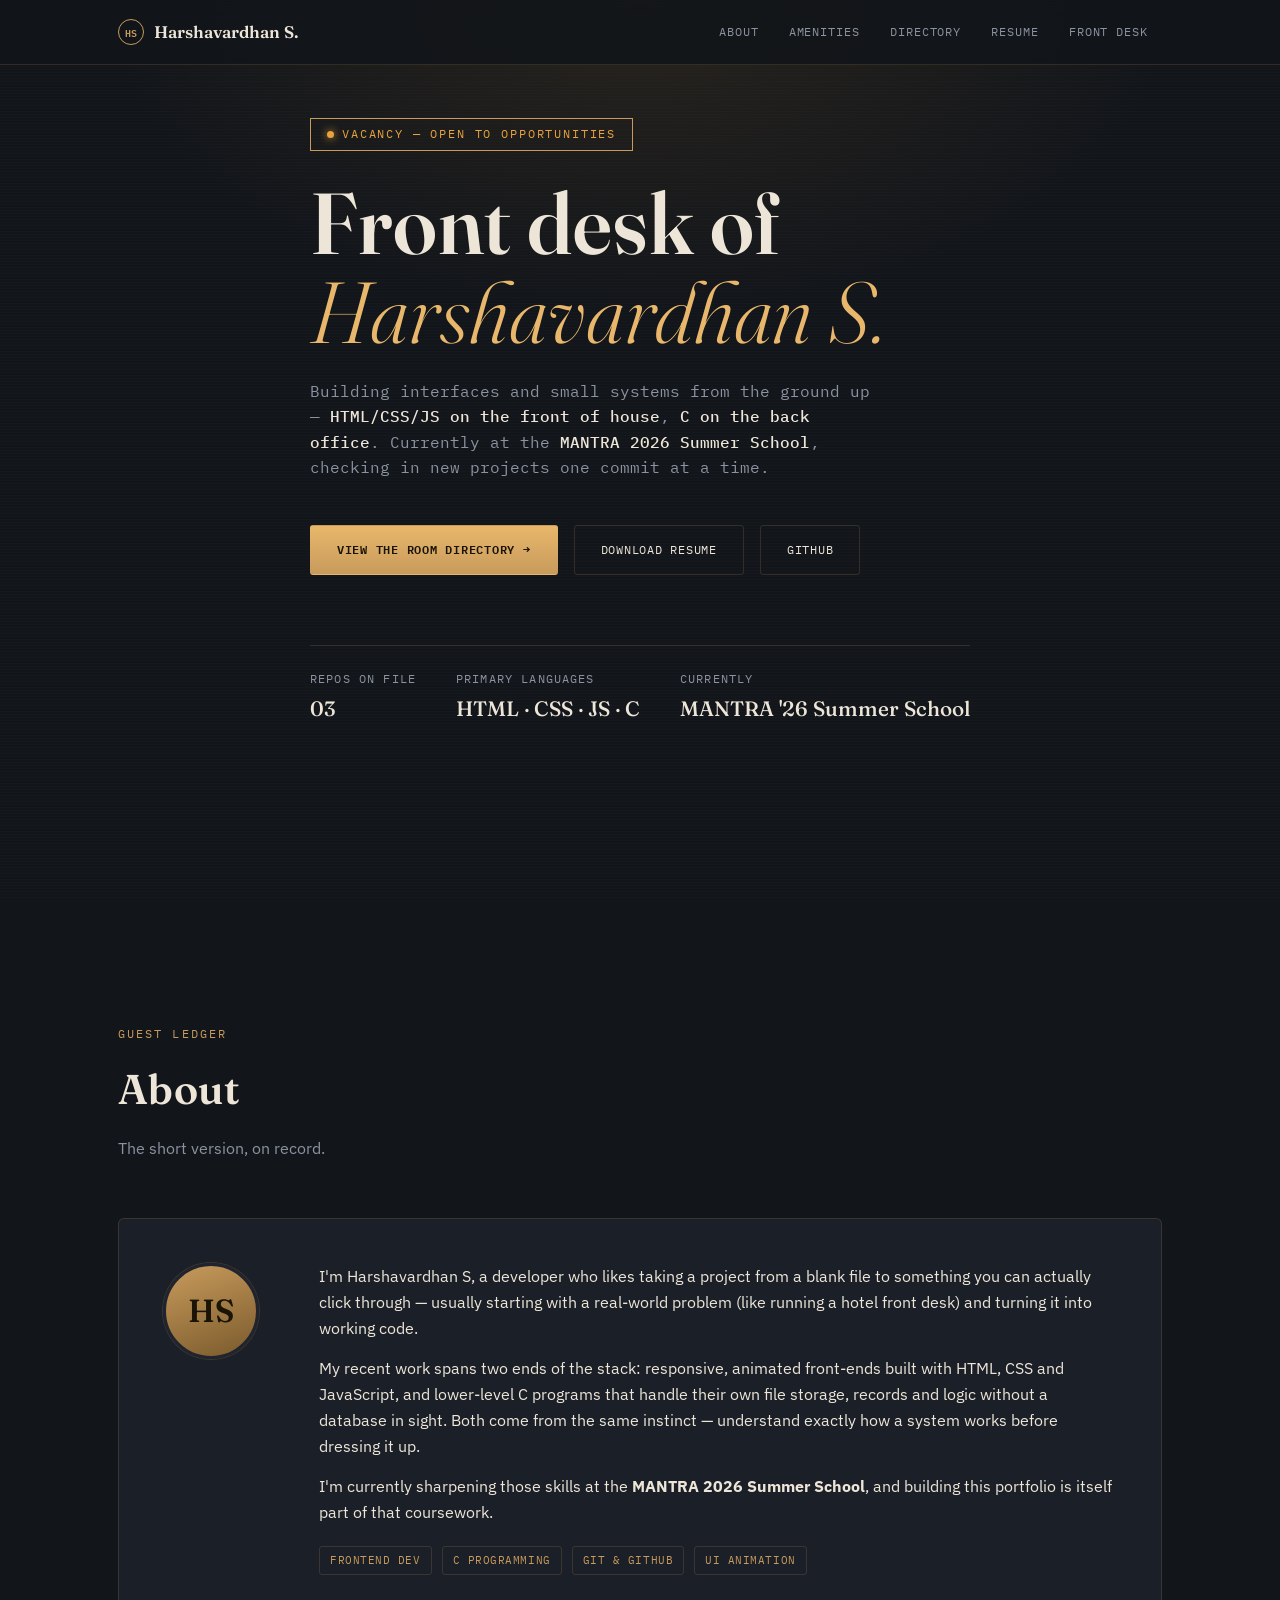
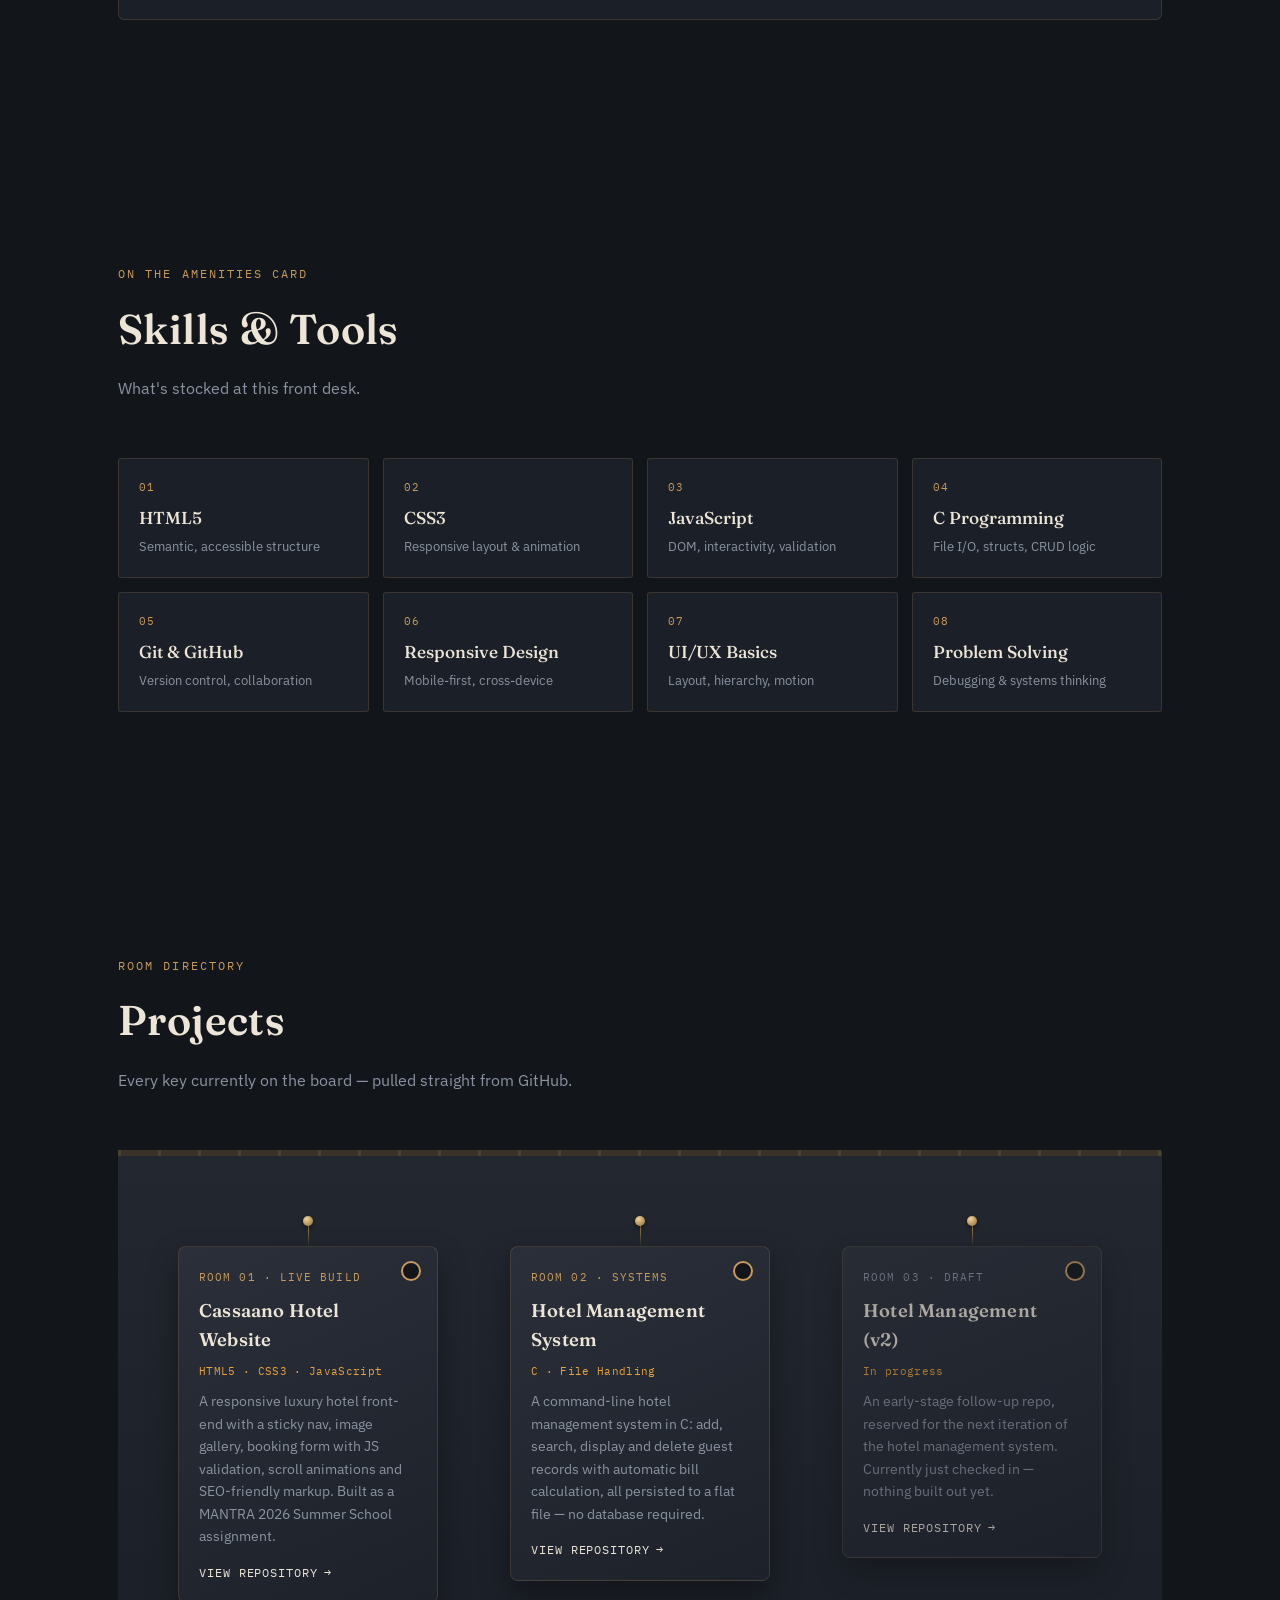
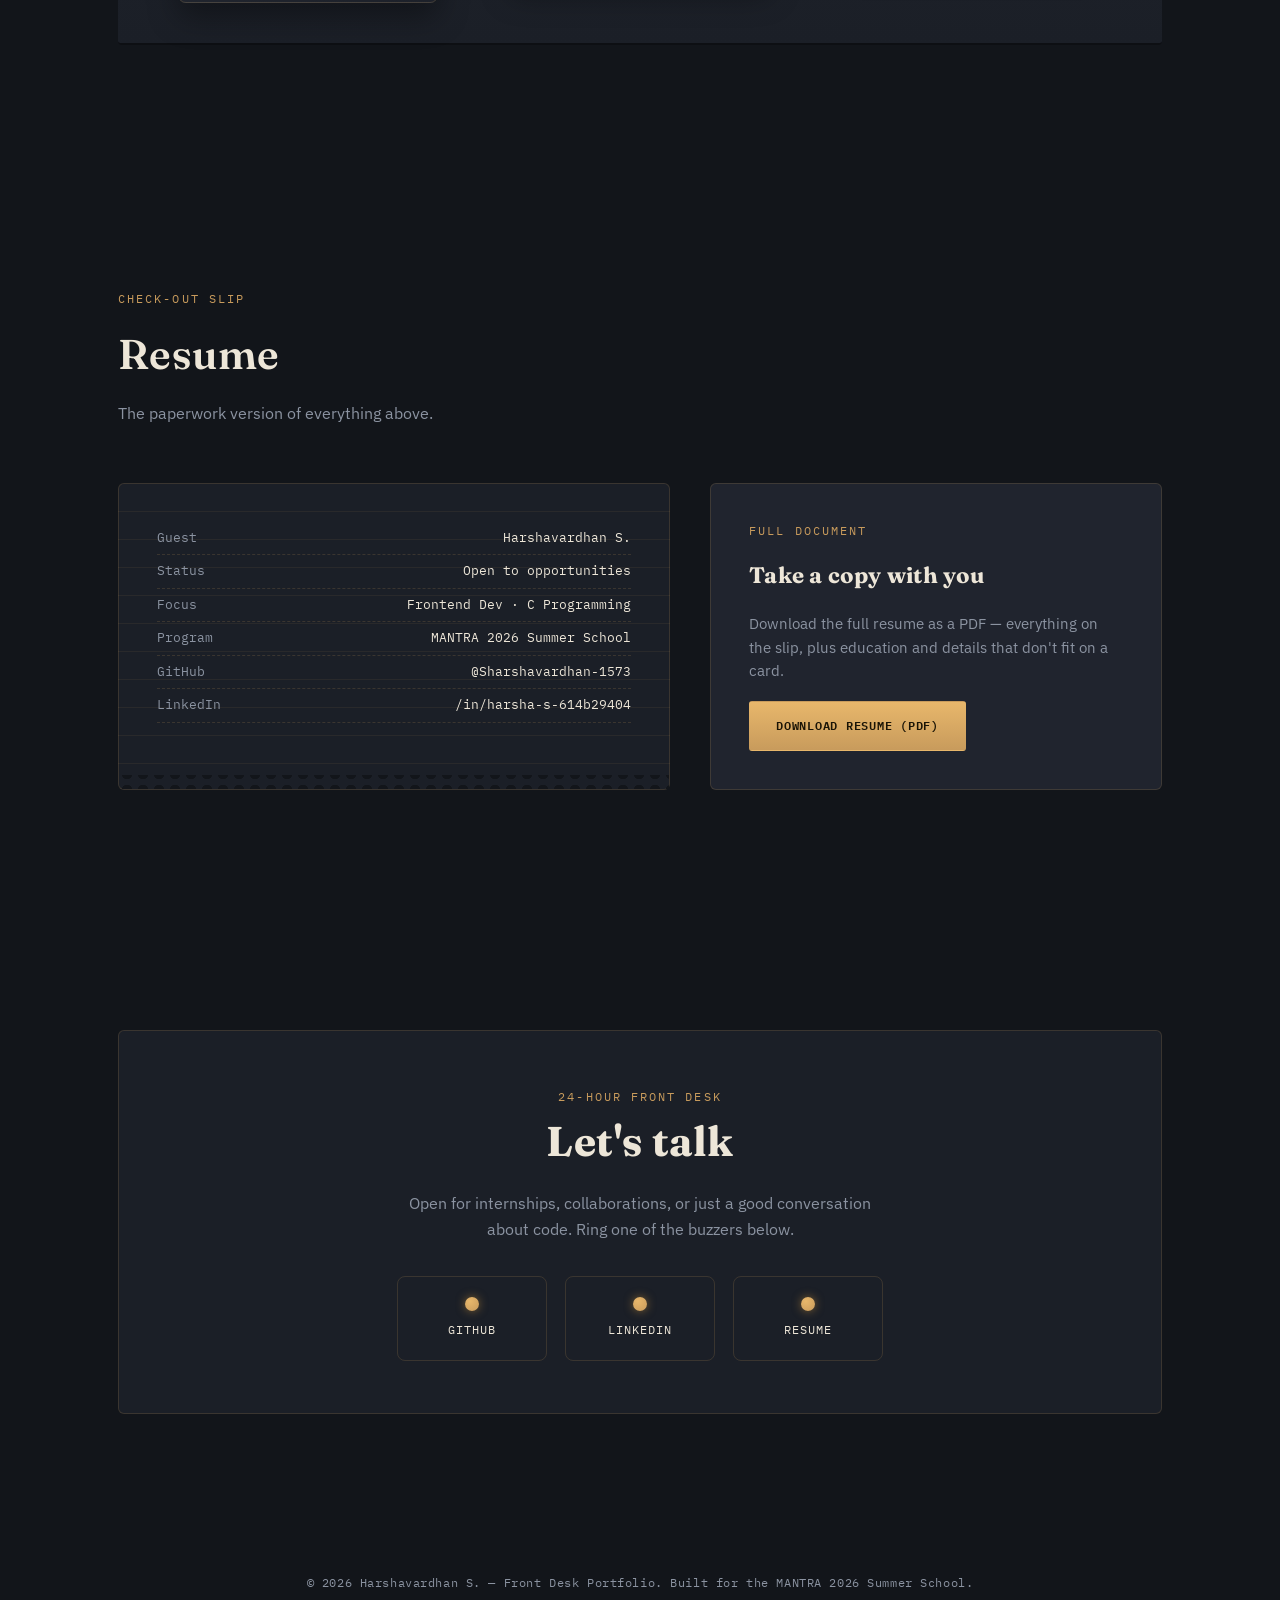
<file: index.html>
<!DOCTYPE html>
<html lang="en">
<head>
<meta charset="UTF-8">
<meta name="viewport" content="width=device-width, initial-scale=1.0">
<title>Harshavardhan S — Front Desk</title>
<meta name="description" content="Portfolio of Harshavardhan S — developer, front-end builder, systems programmer.">
<link rel="preconnect" href="https://fonts.googleapis.com">
<link href="https://fonts.googleapis.com/css2?family=Fraunces:opsz,wght@9..144,300;9..144,500;9..144,600;9..144,700&family=IBM+Plex+Sans:wght@400;500;600&family=IBM+Plex+Mono:wght@400;500;600&display=swap" rel="stylesheet">
<style>
  :root{
    --charcoal:#12151a;
    --panel:#1b1f27;
    --panel-2:#20242e;
    --brass:#c89b5c;
    --brass-bright:#e8b76b;
    --amber:#e8a33d;
    --parchment:#ede6d8;
    --slate:#8b93a1;
    --line: rgba(200,155,92,0.18);
    --radius: 3px;
  }
  *{box-sizing:border-box;}
  html{scroll-behavior:smooth;}
  body{
    margin:0;
    background:var(--charcoal);
    color:var(--parchment);
    font-family:'IBM Plex Sans', sans-serif;
    line-height:1.6;
    -webkit-font-smoothing:antialiased;
  }
  @media (prefers-reduced-motion: reduce){
    *{animation-duration:0.001ms !important; animation-iteration-count:1 !important; transition-duration:0.001ms !important; scroll-behavior:auto !important;}
  }
  h1,h2,h3{font-family:'Fraunces', serif; margin:0; letter-spacing:0.01em;}
  a{color:inherit;}
  .eyebrow{
    font-family:'IBM Plex Mono', monospace;
    text-transform:uppercase;
    letter-spacing:0.18em;
    font-size:0.72rem;
    color:var(--brass);
  }
  .wrap{max-width:1100px; margin:0 auto; padding:0 28px;}
  section{padding:120px 0;}

  /* focus visibility */
  a:focus-visible, button:focus-visible{
    outline:2px solid var(--amber);
    outline-offset:3px;
  }

  /* ---------- NAV ---------- */
  header.nav{
    position:fixed; top:0; left:0; right:0; z-index:100;
    background:rgba(18,21,26,0.88);
    backdrop-filter:blur(8px);
    border-bottom:1px solid var(--line);
  }
  .nav-inner{
    max-width:1100px; margin:0 auto; padding:0 28px;
    display:flex; align-items:center; justify-content:space-between;
    height:64px;
  }
  .brand{
    font-family:'Fraunces', serif; font-weight:600; font-size:1.05rem;
    display:flex; align-items:center; gap:10px; text-decoration:none;
  }
  .brand .plate{
    width:26px; height:26px; border:1px solid var(--brass);
    border-radius:50%;
    display:flex; align-items:center; justify-content:center;
    font-family:'IBM Plex Mono', monospace; font-size:0.65rem; color:var(--brass);
  }
  nav.links{display:flex; gap:2px; list-style:none; margin:0; padding:0;}
  nav.links li{display:contents;}
  nav.links a{
    font-family:'IBM Plex Mono', monospace;
    font-size:0.72rem; letter-spacing:0.08em; text-transform:uppercase;
    text-decoration:none; color:var(--slate);
    padding:10px 14px; border-radius:var(--radius);
    transition:color 0.2s ease, background 0.2s ease;
  }
  nav.links a:hover{color:var(--parchment); background:rgba(200,155,92,0.08);}
  .nav-toggle{display:none;}

  /* ---------- HERO ---------- */
  .hero{
    min-height:100vh; display:flex; flex-direction:column; justify-content:center;
    position:relative; overflow:hidden;
    padding-top:64px;
  }
  .hero::before{
    content:'';
    position:absolute; inset:0;
    background:
      radial-gradient(ellipse 60% 50% at 50% 0%, rgba(232,163,61,0.10), transparent 70%),
      repeating-linear-gradient(180deg, rgba(255,255,255,0.012) 0px, rgba(255,255,255,0.012) 1px, transparent 1px, transparent 3px);
    pointer-events:none;
  }
  .hero-inner{position:relative; z-index:1;}
  .sign{
    display:inline-block;
    border:1px solid var(--brass);
    padding:6px 16px;
    font-family:'IBM Plex Mono', monospace;
    font-size:0.72rem; letter-spacing:0.16em; text-transform:uppercase;
    color:var(--amber);
    margin-bottom:28px;
    position:relative;
  }
  .sign .dot{
    display:inline-block; width:7px; height:7px; border-radius:50%;
    background:var(--amber); margin-right:8px;
    animation:flicker 2.6s ease-in-out infinite;
    box-shadow:0 0 8px var(--amber);
  }
  @keyframes flicker{
    0%,100%{opacity:1;}
    45%{opacity:1;}
    50%{opacity:0.3;}
    55%{opacity:1;}
    78%{opacity:0.5;}
    82%{opacity:1;}
  }
  .hero h1{
    font-size:clamp(2.6rem, 7vw, 5.4rem);
    font-weight:600;
    color:var(--parchment);
    line-height:1.03;
  }
  .hero h1 em{
    font-style:italic; font-weight:300; color:var(--brass-bright);
  }
  .hero .role{
    margin-top:22px;
    font-family:'IBM Plex Mono', monospace;
    font-size:1rem; color:var(--slate);
    max-width:560px;
  }
  .hero .role strong{color:var(--parchment); font-weight:500;}
  .cta-row{margin-top:44px; display:flex; gap:16px; flex-wrap:wrap;}
  .btn{
    font-family:'IBM Plex Mono', monospace;
    font-size:0.78rem; letter-spacing:0.06em; text-transform:uppercase;
    padding:14px 26px;
    border-radius:var(--radius);
    text-decoration:none;
    display:inline-flex; align-items:center; gap:10px;
    transition:transform 0.25s ease, box-shadow 0.25s ease, background 0.25s ease;
    border:1px solid transparent;
    cursor:pointer;
  }
  .btn-brass{
    background:linear-gradient(180deg, var(--brass-bright), var(--brass));
    color:#1a1406;
    font-weight:600;
  }
  .btn-brass:hover{transform:translateY(-2px); box-shadow:0 10px 24px rgba(200,155,92,0.28);}
  .btn-ghost{
    border-color:var(--line); color:var(--parchment);
  }
  .btn-ghost:hover{border-color:var(--brass); background:rgba(200,155,92,0.06); transform:translateY(-2px);}

  .hero-meta{
    margin-top:70px; display:flex; gap:40px; flex-wrap:wrap;
    border-top:1px solid var(--line); padding-top:24px;
  }
  .hero-meta div{font-family:'IBM Plex Mono', monospace; font-size:0.72rem; color:var(--slate); text-transform:uppercase; letter-spacing:0.1em;}
  .hero-meta div b{display:block; font-family:'Fraunces', serif; font-size:1.3rem; color:var(--parchment); text-transform:none; letter-spacing:0; margin-top:4px; font-weight:500;}

  /* ---------- reveal ---------- */
  .reveal{opacity:0; transform:translateY(26px); transition:opacity 0.7s ease, transform 0.7s ease;}
  .reveal.in{opacity:1; transform:translateY(0);}

  /* ---------- SECTION HEAD ---------- */
  .section-head{margin-bottom:56px; max-width:620px;}
  .section-head h2{font-size:clamp(1.8rem,3.4vw,2.6rem); margin-top:10px; font-weight:600;}
  .section-head p{color:var(--slate); margin-top:14px; font-size:1rem;}

  /* ---------- ABOUT (ledger card) ---------- */
  .ledger{
    background:var(--panel);
    border:1px solid var(--line);
    border-radius:6px;
    padding:44px;
    display:grid;
    grid-template-columns:120px 1fr;
    gap:36px;
    position:relative;
  }
  .ledger::before{
    content:'';
    position:absolute; left:44px; top:44px; bottom:44px;
    width:1px; background:repeating-linear-gradient(180deg, var(--line) 0, var(--line) 6px, transparent 6px, transparent 12px);
    display:none;
  }
  .avatar{
    width:96px; height:96px; border-radius:50%;
    background:linear-gradient(160deg, var(--brass), #7a5a2c);
    display:flex; align-items:center; justify-content:center;
    font-family:'Fraunces', serif; font-size:2rem; color:#1a1406; font-weight:600;
    border:3px solid var(--panel-2);
    box-shadow:0 0 0 1px var(--line);
  }
  .ledger p{color:var(--parchment); font-size:1.02rem; margin:0 0 14px;}
  .ledger p:last-child{margin-bottom:0;}
  .ledger .stamp{
    margin-top:20px; display:flex; gap:10px; flex-wrap:wrap;
  }
  .stamp span{
    font-family:'IBM Plex Mono', monospace; font-size:0.68rem; letter-spacing:0.05em;
    border:1px solid var(--line); color:var(--brass);
    padding:5px 10px; border-radius:var(--radius); text-transform:uppercase;
  }
  @media (max-width:640px){
    .ledger{grid-template-columns:1fr; text-align:left;}
  }

  /* ---------- SKILLS (amenities plaques) ---------- */
  .amenities{
    display:grid; grid-template-columns:repeat(auto-fill, minmax(200px,1fr)); gap:14px;
  }
  .plaque{
    border:1px solid var(--line);
    background:var(--panel);
    border-radius:var(--radius);
    padding:20px;
    transition:border-color 0.25s ease, transform 0.25s ease;
  }
  .plaque:hover{border-color:var(--brass); transform:translateY(-4px);}
  .plaque .num{font-family:'IBM Plex Mono', monospace; font-size:0.68rem; color:var(--brass); letter-spacing:0.1em;}
  .plaque .name{font-family:'Fraunces', serif; font-size:1.08rem; margin-top:8px; font-weight:500;}
  .plaque .sub{font-size:0.82rem; color:var(--slate); margin-top:4px;}

  /* ---------- PROJECTS: KEY RACK ---------- */
  .rack{
    border-top:6px solid #3a3226;
    border-bottom:2px solid #0d0f13;
    background:linear-gradient(180deg, #23272f, #1b1f27);
    border-radius:4px;
    padding:60px 40px 40px;
    position:relative;
    overflow:visible;
  }
  .rack::before{
    content:'';
    position:absolute; top:-6px; left:0; right:0; height:6px;
    background:repeating-linear-gradient(90deg, #4a4230 0 3px, transparent 3px 40px);
  }
  .hooks{
    display:grid;
    grid-template-columns:repeat(auto-fit, minmax(230px,1fr));
    gap:48px 32px;
  }
  .hook{display:flex; flex-direction:column; align-items:center;}
  .hook .peg{
    width:10px; height:10px; border-radius:50%;
    background:radial-gradient(circle at 35% 30%, #f0d19a, #8a6a34);
    box-shadow:0 2px 4px rgba(0,0,0,0.5);
    margin-bottom:-2px; z-index:2;
  }
  .hook .chain{
    width:1px; height:22px;
    background:linear-gradient(180deg, #b89050, transparent);
  }
  .key-tag{
    width:100%;
    max-width:260px;
    text-decoration:none;
    color:inherit;
    transform-origin:top center;
    animation:sway 5.5s ease-in-out infinite;
    transition:transform 0.25s ease;
  }
  .hook:nth-child(2n) .key-tag{animation-duration:6.4s; animation-delay:0.3s;}
  .hook:nth-child(3n) .key-tag{animation-duration:4.8s; animation-delay:0.6s;}
  .key-tag:hover{animation-play-state:paused; transform:rotate(0deg) scale(1.03);}
  @keyframes sway{
    0%,100%{transform:rotate(-2.2deg);}
    50%{transform:rotate(2.2deg);}
  }
  .key-card{
    background:linear-gradient(155deg, #2a2f39, #1d212a);
    border:1px solid var(--line);
    border-radius:8px;
    padding:22px 20px 20px;
    position:relative;
    box-shadow:0 14px 30px rgba(0,0,0,0.35);
  }
  .key-card::after{
    content:'';
    position:absolute; top:14px; right:16px;
    width:16px; height:16px; border-radius:50%;
    border:2px solid var(--brass);
    background:var(--charcoal);
  }
  .key-card .room{
    font-family:'IBM Plex Mono', monospace; font-size:0.68rem; color:var(--brass); letter-spacing:0.1em; text-transform:uppercase;
  }
  .key-card h3{font-size:1.15rem; margin-top:10px; padding-right:26px; font-weight:600;}
  .key-card .stack{font-family:'IBM Plex Mono', monospace; font-size:0.68rem; color:var(--amber); margin-top:8px; letter-spacing:0.03em;}
  .key-card .desc{font-size:0.88rem; color:var(--slate); margin-top:10px;}
  .key-card .go{
    margin-top:16px; font-family:'IBM Plex Mono', monospace; font-size:0.72rem;
    color:var(--parchment); display:flex; align-items:center; gap:6px;
    text-transform:uppercase; letter-spacing:0.08em;
  }
  .key-card .go .arrow{transition:transform 0.2s ease;}
  .key-tag:hover .go .arrow{transform:translateX(4px);}
  .key-card.draft{opacity:0.68;}
  .key-card.draft .room{color:var(--slate);}

  /* ---------- RESUME (checkout slip) ---------- */
  .slip-area{
    display:grid; grid-template-columns:1.1fr 0.9fr; gap:40px; align-items:stretch;
  }
  @media (max-width:800px){ .slip-area{grid-template-columns:1fr;} }
  .slip{
    background:
      repeating-linear-gradient(180deg, transparent 0 27px, rgba(200,155,92,0.08) 27px 28px),
      var(--panel);
    border:1px solid var(--line);
    border-radius:6px;
    padding:38px;
    position:relative;
  }
  .slip .tear{
    position:absolute; left:0; right:0; bottom:0; height:14px;
    background-image:radial-gradient(circle, var(--charcoal) 5px, transparent 5.5px);
    background-size:16px 16px; background-position:0 7px;
  }
  .slip-line{
    display:flex; justify-content:space-between; font-family:'IBM Plex Mono', monospace;
    font-size:0.8rem; padding:6px 0; color:var(--slate); border-bottom:1px dashed var(--line);
  }
  .slip-line span:last-child{color:var(--parchment);}
  .slip-line:last-of-type{border-bottom:none;}
  .resume-cta{
    background:var(--panel-2); border:1px solid var(--line); border-radius:6px;
    padding:38px; display:flex; flex-direction:column; justify-content:center; align-items:flex-start; gap:18px;
  }
  .resume-cta p{color:var(--slate); font-size:0.92rem; margin:0;}

  /* ---------- CONTACT / FOOTER (front desk) ---------- */
  .desk{
    background:var(--panel); border:1px solid var(--line); border-radius:6px;
    padding:52px 44px; text-align:center;
  }
  .desk h2{font-size:clamp(1.8rem,3.6vw,2.6rem);}
  .desk p{color:var(--slate); max-width:480px; margin:16px auto 34px;}
  .buzzers{display:flex; justify-content:center; gap:18px; flex-wrap:wrap;}
  .buzzer{
    display:flex; flex-direction:column; align-items:center; gap:10px;
    text-decoration:none; color:var(--parchment);
    padding:20px 28px;
    border:1px solid var(--line); border-radius:8px;
    min-width:150px;
    transition:transform 0.25s ease, border-color 0.25s ease, background 0.25s ease;
  }
  .buzzer:hover{transform:translateY(-4px); border-color:var(--amber); background:rgba(232,163,61,0.06);}
  .buzzer .btn-light{
    width:14px; height:14px; border-radius:50%;
    background:radial-gradient(circle at 35% 30%, var(--brass-bright), var(--brass));
    box-shadow:0 0 10px rgba(232,163,61,0.5);
  }
  .buzzer .label{font-family:'IBM Plex Mono', monospace; font-size:0.72rem; letter-spacing:0.08em; text-transform:uppercase;}

  footer{
    padding:40px 0 60px; text-align:center;
    font-family:'IBM Plex Mono', monospace; font-size:0.72rem; color:var(--slate); letter-spacing:0.05em;
  }

  @media (max-width:720px){
    section{padding:80px 0;}
    .ledger{padding:30px;}
    .rack{padding:50px 20px 30px;}
  }
</style>
</head>
<body>

<header class="nav">
  <div class="nav-inner">
    <a href="#top" class="brand"><span class="plate">HS</span> Harshavardhan S.</a>
    <nav class="links">
      <a href="#about">About</a>
      <a href="#skills">Amenities</a>
      <a href="#projects">Directory</a>
      <a href="#resume">Resume</a>
      <a href="#contact">Front Desk</a>
    </nav>
  </div>
</header>

<section class="hero" id="top">
  <div class="wrap hero-inner">
    <div class="sign"><span class="dot"></span>Vacancy — open to opportunities</div>
    <h1>Front desk of<br><em>Harshavardhan S.</em></h1>
    <p class="role">Building interfaces and small systems from the ground up — <strong>HTML/CSS/JS on the front of house</strong>, <strong>C on the back office</strong>. Currently at the <strong>MANTRA 2026 Summer School</strong>, checking in new projects one commit at a time.</p>
    <div class="cta-row">
      <a href="#projects" class="btn btn-brass">View the room directory →</a>
      <a href="resume.pdf" download class="btn btn-ghost">Download Resume</a>
      <a href="https://github.com/Sharshavardhan-1573" target="_blank" rel="noopener" class="btn btn-ghost">GitHub</a>
    </div>
    <div class="hero-meta">
      <div>Repos on file<b>03</b></div>
      <div>Primary languages<b>HTML · CSS · JS · C</b></div>
      <div>Currently<b>MANTRA '26 Summer School</b></div>
    </div>
  </div>
</section>

<section id="about">
  <div class="wrap">
    <div class="section-head reveal">
      <span class="eyebrow">Guest Ledger</span>
      <h2>About</h2>
      <p>The short version, on record.</p>
    </div>
    <div class="ledger reveal">
      <div class="avatar">HS</div>
      <div>
        <p>I'm Harshavardhan S, a developer who likes taking a project from a blank file to something you can actually click through — usually starting with a real-world problem (like running a hotel front desk) and turning it into working code.</p>
        <p>My recent work spans two ends of the stack: responsive, animated front-ends built with HTML, CSS and JavaScript, and lower-level C programs that handle their own file storage, records and logic without a database in sight. Both come from the same instinct — understand exactly how a system works before dressing it up.</p>
        <p>I'm currently sharpening those skills at the <strong>MANTRA 2026 Summer School</strong>, and building this portfolio is itself part of that coursework.</p>
        <div class="stamp">
          <span>Frontend Dev</span>
          <span>C Programming</span>
          <span>Git &amp; GitHub</span>
          <span>UI Animation</span>
        </div>
      </div>
    </div>
  </div>
</section>

<section id="skills">
  <div class="wrap">
    <div class="section-head reveal">
      <span class="eyebrow">On the Amenities Card</span>
      <h2>Skills &amp; Tools</h2>
      <p>What's stocked at this front desk.</p>
    </div>
    <div class="amenities">
      <div class="plaque reveal"><div class="num">01</div><div class="name">HTML5</div><div class="sub">Semantic, accessible structure</div></div>
      <div class="plaque reveal"><div class="num">02</div><div class="name">CSS3</div><div class="sub">Responsive layout &amp; animation</div></div>
      <div class="plaque reveal"><div class="num">03</div><div class="name">JavaScript</div><div class="sub">DOM, interactivity, validation</div></div>
      <div class="plaque reveal"><div class="num">04</div><div class="name">C Programming</div><div class="sub">File I/O, structs, CRUD logic</div></div>
      <div class="plaque reveal"><div class="num">05</div><div class="name">Git &amp; GitHub</div><div class="sub">Version control, collaboration</div></div>
      <div class="plaque reveal"><div class="num">06</div><div class="name">Responsive Design</div><div class="sub">Mobile-first, cross-device</div></div>
      <div class="plaque reveal"><div class="num">07</div><div class="name">UI/UX Basics</div><div class="sub">Layout, hierarchy, motion</div></div>
      <div class="plaque reveal"><div class="num">08</div><div class="name">Problem Solving</div><div class="sub">Debugging &amp; systems thinking</div></div>
    </div>
  </div>
</section>

<section id="projects">
  <div class="wrap">
    <div class="section-head reveal">
      <span class="eyebrow">Room Directory</span>
      <h2>Projects</h2>
      <p>Every key currently on the board — pulled straight from GitHub.</p>
    </div>

    <div class="rack reveal">
      <div class="hooks">

        <div class="hook">
          <div class="peg"></div><div class="chain"></div>
          <a class="key-tag" href="https://github.com/Sharshavardhan-1573/HOTEL_WEBSITE" target="_blank" rel="noopener">
            <div class="key-card">
              <div class="room">Room 01 · Live Build</div>
              <h3>Cassaano Hotel Website</h3>
              <div class="stack">HTML5 · CSS3 · JavaScript</div>
              <p class="desc">A responsive luxury hotel front-end with a sticky nav, image gallery, booking form with JS validation, scroll animations and SEO-friendly markup. Built as a MANTRA 2026 Summer School assignment.</p>
              <div class="go">View repository <span class="arrow">→</span></div>
            </div>
          </a>
        </div>

        <div class="hook">
          <div class="peg"></div><div class="chain"></div>
          <a class="key-tag" href="https://github.com/Sharshavardhan-1573/Hotel-management" target="_blank" rel="noopener">
            <div class="key-card">
              <div class="room">Room 02 · Systems</div>
              <h3>Hotel Management System</h3>
              <div class="stack">C · File Handling</div>
              <p class="desc">A command-line hotel management system in C: add, search, display and delete guest records with automatic bill calculation, all persisted to a flat file — no database required.</p>
              <div class="go">View repository <span class="arrow">→</span></div>
            </div>
          </a>
        </div>

        <div class="hook">
          <div class="peg"></div><div class="chain"></div>
          <a class="key-tag" href="https://github.com/Sharshavardhan-1573/Hotel-management-" target="_blank" rel="noopener">
            <div class="key-card draft">
              <div class="room">Room 03 · Draft</div>
              <h3>Hotel Management (v2)</h3>
              <div class="stack">In progress</div>
              <p class="desc">An early-stage follow-up repo, reserved for the next iteration of the hotel management system. Currently just checked in — nothing built out yet.</p>
              <div class="go">View repository <span class="arrow">→</span></div>
            </div>
          </a>
        </div>

      </div>
    </div>
  </div>
</section>

<section id="resume">
  <div class="wrap">
    <div class="section-head reveal">
      <span class="eyebrow">Check-Out Slip</span>
      <h2>Resume</h2>
      <p>The paperwork version of everything above.</p>
    </div>
    <div class="slip-area reveal">
      <div class="slip">
        <div class="slip-line"><span>Guest</span><span>Harshavardhan S.</span></div>
        <div class="slip-line"><span>Status</span><span>Open to opportunities</span></div>
        <div class="slip-line"><span>Focus</span><span>Frontend Dev · C Programming</span></div>
        <div class="slip-line"><span>Program</span><span>MANTRA 2026 Summer School</span></div>
        <div class="slip-line"><span>GitHub</span><span>@Sharshavardhan-1573</span></div>
        <div class="slip-line"><span>LinkedIn</span><span>/in/harsha-s-614b29404</span></div>
        <div class="tear"></div>
      </div>
      <div class="resume-cta">
        <span class="eyebrow">Full document</span>
        <h3 style="font-size:1.4rem;">Take a copy with you</h3>
        <p>Download the full resume as a PDF — everything on the slip, plus education and details that don't fit on a card.</p>
        <a href="resume.pdf" download class="btn btn-brass">Download Resume (PDF)</a>
      </div>
    </div>
  </div>
</section>

<section id="contact">
  <div class="wrap">
    <div class="desk reveal">
      <span class="eyebrow">24-Hour Front Desk</span>
      <h2>Let's talk</h2>
      <p>Open for internships, collaborations, or just a good conversation about code. Ring one of the buzzers below.</p>
      <div class="buzzers">
        <a class="buzzer" href="https://github.com/Sharshavardhan-1573" target="_blank" rel="noopener">
          <span class="btn-light"></span>
          <span class="label">GitHub</span>
        </a>
        <a class="buzzer" href="https://www.linkedin.com/in/harsha-s-614b29404/" target="_blank" rel="noopener">
          <span class="btn-light"></span>
          <span class="label">LinkedIn</span>
        </a>
        <a class="buzzer" href="resume.pdf" download>
          <span class="btn-light"></span>
          <span class="label">Resume</span>
        </a>
      </div>
    </div>
  </div>
</section>

<footer>
  © <span id="year"></span> Harshavardhan S. — Front Desk Portfolio. Built for the MANTRA 2026 Summer School.
</footer>

<script>
  document.getElementById('year').textContent = new Date().getFullYear();

  const revealEls = document.querySelectorAll('.reveal');
  const io = new IntersectionObserver((entries) => {
    entries.forEach(e => {
      if(e.isIntersecting){
        e.target.classList.add('in');
        io.unobserve(e.target);
      }
    });
  }, {threshold:0.12});
  revealEls.forEach(el => io.observe(el));
</script>

</body>
</html>
</file>
